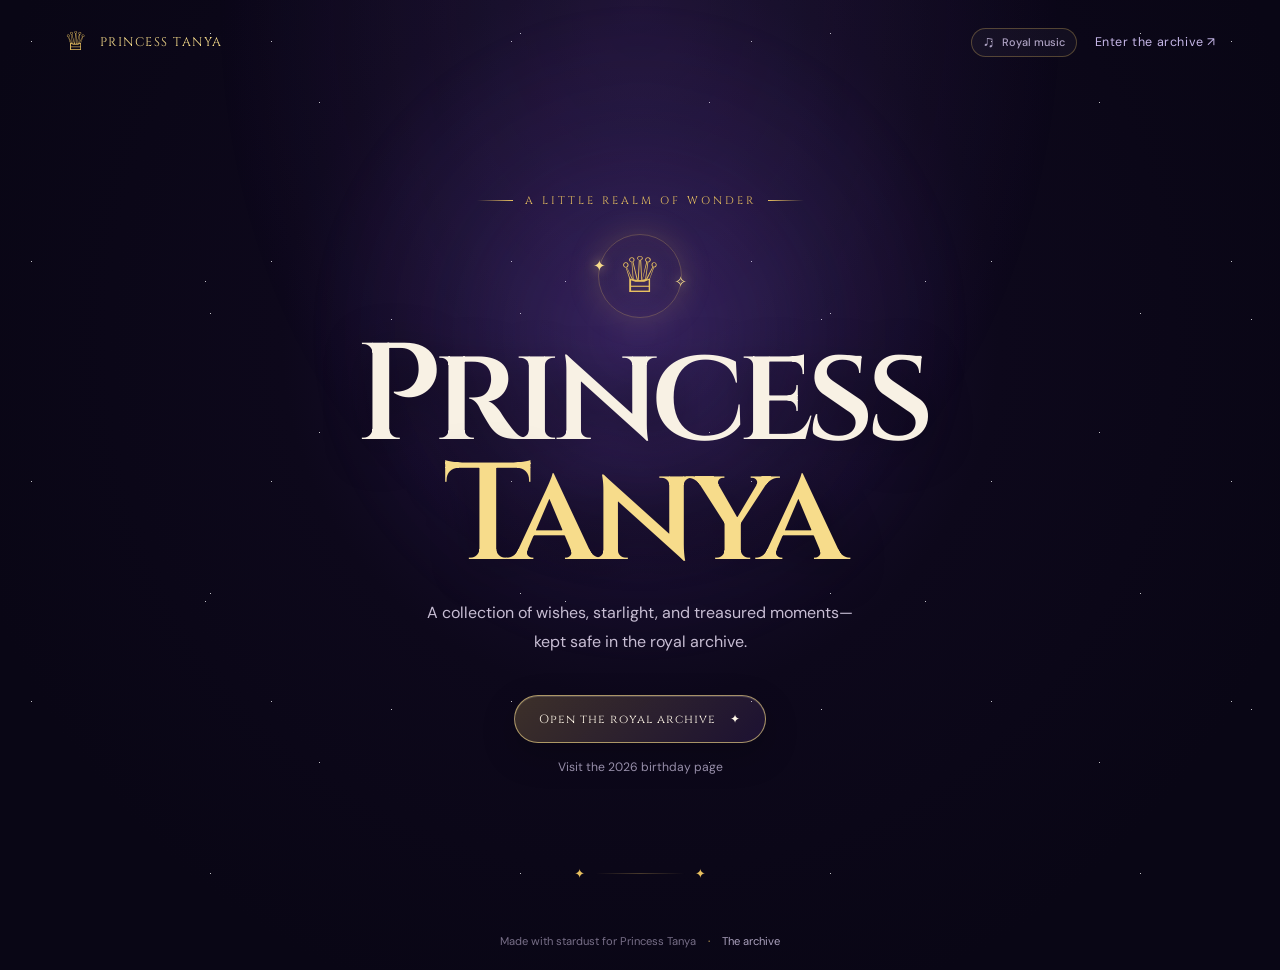
<file: index.html>
<!doctype html>
<html lang="en">
<head>
  <meta charset="utf-8">
  <meta name="viewport" content="width=device-width, initial-scale=1">
  <meta name="theme-color" content="#090615">
  <meta name="description" content="The royal archive of Princess Tanya.">
  <title>Princess Tanya · The Royal Archive</title>
  <link rel="preconnect" href="https://fonts.googleapis.com">
  <link rel="preconnect" href="https://fonts.gstatic.com" crossorigin>
  <link href="https://fonts.googleapis.com/css2?family=Cinzel:wght@500;600;700&family=DM+Sans:wght@400;500;600&display=swap" rel="stylesheet">
  <link rel="stylesheet" href="site.css">
</head>
<body>
  <div class="stars" aria-hidden="true"></div>
  <div class="moon-glow" aria-hidden="true"></div>
  <audio id="royal-music" loop preload="none" src="https://cdn.pixabay.com/download/audio/2022/01/18/audio_d0a13f69d2.mp3?filename=enchanted-forest-music-10143.mp3"></audio>
  <header class="topbar">
    <a class="crest" href="./" aria-label="Princess Tanya home"><span class="crest-mark">♕</span><span>Princess Tanya</span></a>
    <nav class="top-actions" aria-label="Homepage actions">
      <button class="music-toggle" id="music-toggle" type="button" aria-pressed="false" aria-label="Play royal background music"><span class="music-icon" aria-hidden="true">♫</span><span class="music-label">Royal music</span></button>
      <a class="top-link" href="Archive/Index.html">Enter the archive <span aria-hidden="true">↗</span></a>
    </nav>
  </header>

  <main class="hero">
    <p class="eyebrow"><span></span> A little realm of wonder <span></span></p>
    <div class="crown-stage" aria-hidden="true">
      <span class="crown-sparkle sparkle-left">✦</span>
      <span class="crown-sparkle sparkle-right">✧</span>
      <div class="crown">♕</div>
    </div>
    <h1>Princess<br><em>Tanya</em></h1>
    <p class="intro">A collection of wishes, starlight, and treasured moments—kept safe in the royal archive.</p>
    <div class="hero-actions">
      <a class="primary-button" href="Archive/Index.html">Open the royal archive <span aria-hidden="true">✦</span></a>
      <a class="quiet-link" href="Archive/2026/index.htm">Visit the 2026 birthday page</a>
    </div>
    <div class="seal" aria-hidden="true"><span>✦</span><i></i><span>✦</span></div>
  </main>

  <footer class="footer">
    <span>Made with stardust for Princess Tanya</span>
    <span class="footer-dot">·</span>
    <a href="Archive/Index.html">The archive</a>
  </footer>
  <script src="site.js"></script>
</body>
</html>
</file>
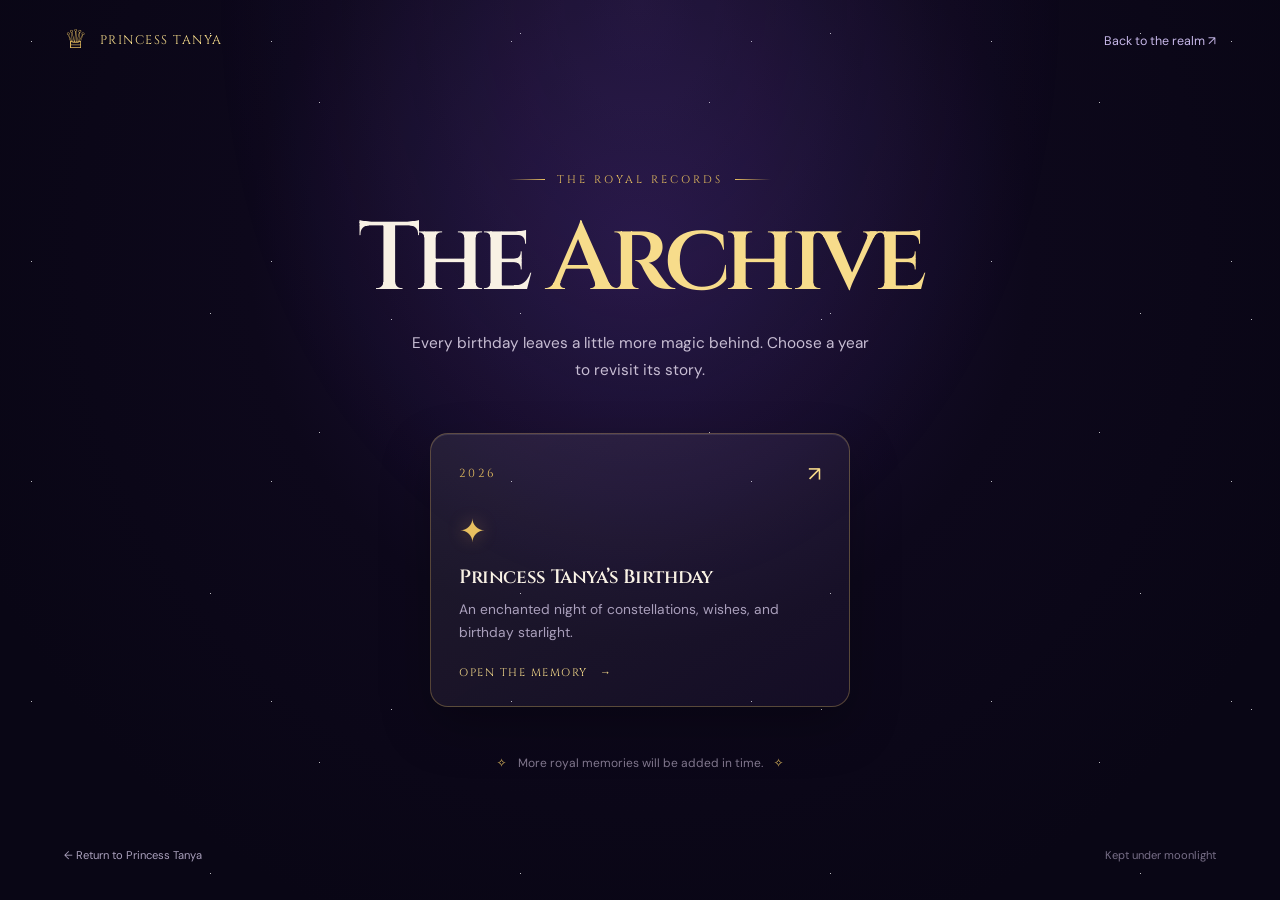
<file: Archive/Index.html>
<!doctype html>
<html lang="en">
<head>
  <meta charset="utf-8">
  <meta name="viewport" content="width=device-width, initial-scale=1">
  <meta name="theme-color" content="#090615">
  <meta name="description" content="The birthday archive of Princess Tanya.">
  <title>Archive · Princess Tanya</title>
  <link rel="preconnect" href="https://fonts.googleapis.com">
  <link rel="preconnect" href="https://fonts.gstatic.com" crossorigin>
  <link href="https://fonts.googleapis.com/css2?family=Cinzel:wght@500;600;700&family=DM+Sans:wght@400;500;600&display=swap" rel="stylesheet">
  <link rel="stylesheet" href="archive.css">
</head>
<body>
  <div class="stars" aria-hidden="true"></div>
  <header class="topbar">
    <a class="crest" href="../" aria-label="Princess Tanya home"><span class="crest-mark">♕</span><span>Princess Tanya</span></a>
    <a class="top-link" href="../">Back to the realm <span aria-hidden="true">↗</span></a>
  </header>

  <main class="archive-shell">
    <p class="eyebrow"><span></span> The royal records <span></span></p>
    <h1>The <em>Archive</em></h1>
    <p class="intro">Every birthday leaves a little more magic behind. Choose a year to revisit its story.</p>

    <section class="archive-grid" aria-label="Birthday archive years">
      <a class="year-card" href="2026/index.htm">
        <div class="card-top"><span class="year">2026</span><span class="arrow" aria-hidden="true">↗</span></div>
        <div class="card-icon" aria-hidden="true">✦</div>
        <h2>Princess Tanya’s Birthday</h2>
        <p>An enchanted night of constellations, wishes, and birthday starlight.</p>
        <span class="card-link">Open the memory <span aria-hidden="true">→</span></span>
      </a>
    </section>

    <div class="archive-note"><span aria-hidden="true">✧</span> More royal memories will be added in time. <span aria-hidden="true">✧</span></div>
  </main>

  <footer class="footer">
    <a href="../">← Return to Princess Tanya</a>
    <span>Kept under moonlight</span>
  </footer>
</body>
</html>
</file>
<file: site.css>
:root{--ink:#090615;--ink-soft:#120c24;--gold:#e8c060;--gold-bright:#f7dc8b;--lavender:#c6b7e8;--muted:#978ea9;--line:rgba(232,192,96,.28);--ease:cubic-bezier(.22,1,.36,1)}*{box-sizing:border-box}html,body{min-height:100%;margin:0}body{background:radial-gradient(circle at 50% 35%,#21143e 0,#0d081b 40%,var(--ink) 78%);color:#f8f1e4;font-family:"DM Sans",system-ui,sans-serif;overflow-x:hidden}.stars,.stars:before,.stars:after{position:fixed;inset:0;content:"";pointer-events:none}.stars{opacity:.75;background-image:radial-gradient(1px 1px at 13% 19%,#fff 45%,transparent 55%),radial-gradient(1px 1px at 68% 12%,#fff 45%,transparent 55%),radial-gradient(1px 1px at 82% 31%,#fff 45%,transparent 55%),radial-gradient(1px 1px at 25% 75%,#fff 45%,transparent 55%),radial-gradient(1px 1px at 91% 82%,#fff 45%,transparent 55%),radial-gradient(1px 1px at 44% 56%,#fff 45%,transparent 55%),radial-gradient(1px 1px at 57% 88%,#fff 45%,transparent 55%);background-size:240px 220px,310px 280px,390px 330px,280px 260px,430px 390px,520px 450px,360px 320px;animation:drift 18s linear infinite}.stars:before{background:radial-gradient(ellipse at 50% 0,rgba(150,101,230,.18),transparent 48%)}.moon-glow{position:fixed;width:42rem;height:42rem;left:50%;top:37%;transform:translate(-50%,-50%);border-radius:50%;background:radial-gradient(circle,rgba(136,97,223,.16),rgba(136,97,223,.04) 42%,transparent 70%);filter:blur(8px);pointer-events:none}.topbar{position:relative;z-index:2;display:flex;align-items:center;justify-content:space-between;padding:28px clamp(22px,5vw,72px)}.top-actions{display:flex;align-items:center;gap:18px}.crest,.top-link,.quiet-link,.footer a{text-decoration:none;color:inherit}.crest{display:flex;align-items:center;gap:11px;color:var(--gold-bright);font-family:Cinzel,serif;font-size:.78rem;letter-spacing:1.5px;text-transform:uppercase}.crest-mark{font-size:1.6rem;line-height:1;color:var(--gold)}.top-link{color:var(--lavender);font-size:.78rem;letter-spacing:.6px;transition:color .2s ease}.top-link:hover,.footer a:hover,.quiet-link:hover{color:var(--gold-bright)}.music-toggle{display:inline-flex;align-items:center;gap:7px;padding:8px 11px;border:1px solid rgba(232,192,96,.3);border-radius:999px;background:rgba(255,255,255,.035);color:#afa3c4;cursor:pointer;font:500 .68rem/1 "DM Sans",sans-serif;transition:color .2s ease,border-color .2s ease,background .2s ease}.music-toggle:hover,.music-toggle:focus-visible{border-color:rgba(247,220,139,.65);color:var(--gold-bright);outline:none}.music-toggle:focus-visible{box-shadow:0 0 0 3px rgba(232,192,96,.14)}.music-icon{font-size:1rem;line-height:0}.music-toggle.is-playing{border-color:rgba(247,220,139,.62);background:rgba(232,192,96,.12);color:var(--gold-bright)}.music-toggle.is-playing .music-icon{animation:note-bounce 1s ease-in-out infinite}.hero{position:relative;z-index:1;display:flex;flex-direction:column;align-items:center;min-height:calc(100vh - 136px);padding:clamp(56px,12vh,120px) 24px 30px;text-align:center}.eyebrow{display:flex;align-items:center;gap:12px;margin:0 0 26px;color:var(--gold);font-family:Cinzel,serif;font-size:.68rem;letter-spacing:3px;text-transform:uppercase}.eyebrow span{display:block;width:36px;height:1px;background:linear-gradient(90deg,transparent,var(--gold))}.eyebrow span:last-child{transform:rotate(180deg)}.crown-stage{position:relative;width:108px;height:84px;display:grid;place-items:center;margin-bottom:2px;animation:greeting-rise .9s var(--ease) both}.crown-stage:before{content:"";position:absolute;width:82px;height:82px;border:1px solid rgba(232,192,96,.28);border-radius:50%;box-shadow:0 0 32px rgba(232,192,96,.18),inset 0 0 22px rgba(232,192,96,.08);animation:halo-breathe 3.2s ease-in-out infinite}.crown{position:relative;z-index:1;font-size:3.1rem;line-height:1;color:var(--gold);text-shadow:0 0 28px rgba(232,192,96,.45);animation:pulse 4s ease-in-out infinite}.crown-sparkle{position:absolute;z-index:2;color:var(--gold-bright);font-size:.95rem;text-shadow:0 0 12px rgba(247,220,139,.8);animation:sparkle-dance 2.8s ease-in-out infinite}.sparkle-left{left:7px;top:22px}.sparkle-right{right:7px;top:38px;animation-delay:-1.3s}h1{margin:18px 0 22px;font-family:Cinzel,Georgia,serif;font-size:clamp(4rem,11vw,8.6rem);font-weight:600;line-height:.87;letter-spacing:-.06em;text-shadow:0 8px 45px rgba(0,0,0,.45)}h1 em,h1+em{color:var(--gold-bright);font-style:normal}h1{animation:greeting-rise .9s .16s var(--ease) both}.intro{max-width:450px;margin:0;color:#c7bdd3;font-size:1rem;line-height:1.8}.hero-actions{display:flex;flex-direction:column;align-items:center;gap:16px;margin-top:38px}.primary-button{display:inline-flex;align-items:center;gap:14px;padding:15px 24px;border:1px solid rgba(247,220,139,.62);border-radius:999px;background:linear-gradient(135deg,rgba(232,192,96,.22),rgba(120,75,190,.15));box-shadow:0 12px 34px rgba(0,0,0,.22),inset 0 1px rgba(255,255,255,.15);color:#fff7e8;font-family:Cinzel,serif;font-size:.75rem;letter-spacing:1px;text-decoration:none;transition:transform .25s var(--ease),background .25s ease,box-shadow .25s ease}.primary-button:hover{transform:translateY(-3px);background:linear-gradient(135deg,rgba(232,192,96,.32),rgba(120,75,190,.25));box-shadow:0 16px 40px rgba(0,0,0,.3),0 0 28px rgba(232,192,96,.12)}.primary-button:active{transform:translateY(-1px)}.quiet-link{color:var(--muted);font-size:.76rem;transition:color .2s ease}.seal{display:flex;align-items:center;gap:10px;margin-top:clamp(50px,10vh,100px);color:var(--gold);font-size:.8rem}.seal i{display:block;width:90px;height:1px;background:linear-gradient(90deg,transparent,var(--line),transparent)}.footer{position:relative;z-index:2;display:flex;justify-content:center;gap:12px;padding:22px;color:#776e87;font-size:.7rem}.footer a{color:#aaa0bc;transition:color .2s ease}.footer-dot{color:var(--gold)}@keyframes drift{to{transform:translate3d(14px,9px,0)}}@keyframes pulse{0%,100%{transform:scale(1);opacity:.9}50%{transform:scale(1.06);opacity:1}}@keyframes note-bounce{0%,100%{transform:translateY(0)}50%{transform:translateY(-2px)}}@keyframes greeting-rise{from{opacity:0;transform:translateY(14px) scale(.97)}to{opacity:1;transform:none}}@keyframes halo-breathe{0%,100%{transform:scale(.92);opacity:.65}50%{transform:scale(1.08);opacity:1}}@keyframes sparkle-dance{0%,100%{opacity:.25;transform:scale(.7) rotate(0deg)}45%{opacity:1;transform:scale(1.15) rotate(18deg)}70%{opacity:.5;transform:scale(.82) rotate(35deg)}}@media(max-width:600px){.topbar{padding:22px 18px}.top-actions{gap:9px}.music-label{display:none}.music-toggle{padding:9px 10px}.top-link{font-size:.7rem}.crest{font-size:.66rem}.hero{padding-top:54px}.intro{font-size:.92rem}.footer{flex-direction:column;align-items:center;gap:5px}}@media(prefers-reduced-motion:reduce){.stars,.crown-stage,.crown,.crown-sparkle,.music-toggle.is-playing .music-icon,h1{animation:none}.primary-button{transition:none}}
</file>
<file: Archive/archive.css>
:root{--ink:#090615;--gold:#e8c060;--gold-bright:#f7dc8b;--lavender:#c6b7e8;--muted:#978ea9;--line:rgba(232,192,96,.28)}*{box-sizing:border-box}html,body{min-height:100%;margin:0}body{background:radial-gradient(circle at 50% 28%,#21143e 0,#0d081b 43%,var(--ink) 80%);color:#f8f1e4;font-family:"DM Sans",system-ui,sans-serif;overflow-x:hidden}.stars,.stars:before{position:fixed;inset:0;content:"";pointer-events:none}.stars{opacity:.72;background-image:radial-gradient(1px 1px at 13% 19%,#fff 45%,transparent 55%),radial-gradient(1px 1px at 68% 12%,#fff 45%,transparent 55%),radial-gradient(1px 1px at 82% 31%,#fff 45%,transparent 55%),radial-gradient(1px 1px at 25% 75%,#fff 45%,transparent 55%),radial-gradient(1px 1px at 91% 82%,#fff 45%,transparent 55%),radial-gradient(1px 1px at 44% 56%,#fff 45%,transparent 55%);background-size:240px 220px,310px 280px,390px 330px,280px 260px,430px 390px,520px 450px;animation:drift 18s linear infinite}.stars:before{background:radial-gradient(ellipse at 50% 0,rgba(150,101,230,.17),transparent 48%)}.topbar{position:relative;z-index:2;display:flex;align-items:center;justify-content:space-between;padding:28px clamp(22px,5vw,72px)}.crest,.top-link,.footer a{text-decoration:none;color:inherit}.crest{display:flex;align-items:center;gap:11px;color:var(--gold-bright);font-family:Cinzel,serif;font-size:.78rem;letter-spacing:1.5px;text-transform:uppercase}.crest-mark{font-size:1.6rem;line-height:1;color:var(--gold)}.top-link{color:var(--lavender);font-size:.78rem;transition:color .2s ease}.top-link:hover,.footer a:hover{color:var(--gold-bright)}.archive-shell{position:relative;z-index:1;max-width:880px;margin:0 auto;padding:clamp(55px,10vh,110px) 24px 55px;text-align:center}.eyebrow{display:flex;justify-content:center;align-items:center;gap:12px;margin:0 0 25px;color:var(--gold);font-family:Cinzel,serif;font-size:.68rem;letter-spacing:3px;text-transform:uppercase}.eyebrow span{display:block;width:36px;height:1px;background:linear-gradient(90deg,transparent,var(--gold))}.eyebrow span:last-child{transform:rotate(180deg)}h1{margin:0;font-family:Cinzel,Georgia,serif;font-size:clamp(3.2rem,8vw,6rem);font-weight:600;line-height:1;letter-spacing:-.06em}h1 em{color:var(--gold-bright);font-style:normal}.intro{max-width:470px;margin:22px auto 0;color:#c7bdd3;font-size:.96rem;line-height:1.8}.archive-grid{display:grid;grid-template-columns:minmax(0,420px);justify-content:center;margin-top:48px}.year-card{position:relative;display:block;padding:26px 28px 25px;border:1px solid rgba(232,192,96,.3);border-radius:18px;background:linear-gradient(145deg,rgba(255,255,255,.08),rgba(111,69,162,.09));box-shadow:0 20px 50px rgba(0,0,0,.25),inset 0 1px rgba(255,255,255,.1);color:inherit;text-align:left;text-decoration:none;transition:transform .3s cubic-bezier(.22,1,.36,1),border-color .3s ease,background .3s ease}.year-card:hover{transform:translateY(-6px);border-color:rgba(247,220,139,.7);background:linear-gradient(145deg,rgba(255,255,255,.11),rgba(111,69,162,.18))}.card-top{display:flex;justify-content:space-between;align-items:center}.year{color:var(--gold);font-family:Cinzel,serif;font-size:.73rem;letter-spacing:3px}.arrow{color:var(--gold-bright);font-size:1.3rem}.card-icon{margin-top:23px;color:var(--gold);font-size:2rem;text-shadow:0 0 18px rgba(232,192,96,.38)}h2{margin:12px 0 8px;font-family:Cinzel,Georgia,serif;font-size:1.2rem;font-weight:600;letter-spacing:-.02em}p{margin:0}.year-card p{max-width:330px;color:#aaa0bc;font-size:.86rem;line-height:1.7}.card-link{display:inline-block;margin-top:20px;color:var(--gold-bright);font-family:Cinzel,serif;font-size:.68rem;letter-spacing:1.5px;text-transform:uppercase}.card-link span{display:inline-block;margin-left:8px;transition:transform .2s ease}.year-card:hover .card-link span{transform:translateX(4px)}.archive-note{margin-top:48px;color:#82788f;font-size:.75rem}.archive-note span{margin:0 8px;color:var(--gold)}.footer{position:relative;z-index:2;display:flex;justify-content:space-between;gap:20px;padding:22px clamp(22px,5vw,72px);color:#776e87;font-size:.7rem}.footer a{color:#aaa0bc;transition:color .2s ease}@keyframes drift{to{transform:translate3d(14px,9px,0)}}@media(max-width:600px){.topbar{padding:22px 18px}.top-link{font-size:.7rem}.crest{font-size:.66rem}.archive-shell{padding-top:54px}.footer{flex-direction:column;align-items:center;gap:6px}}@media(prefers-reduced-motion:reduce){.stars{animation:none}.year-card{transition:none}}
</file>
